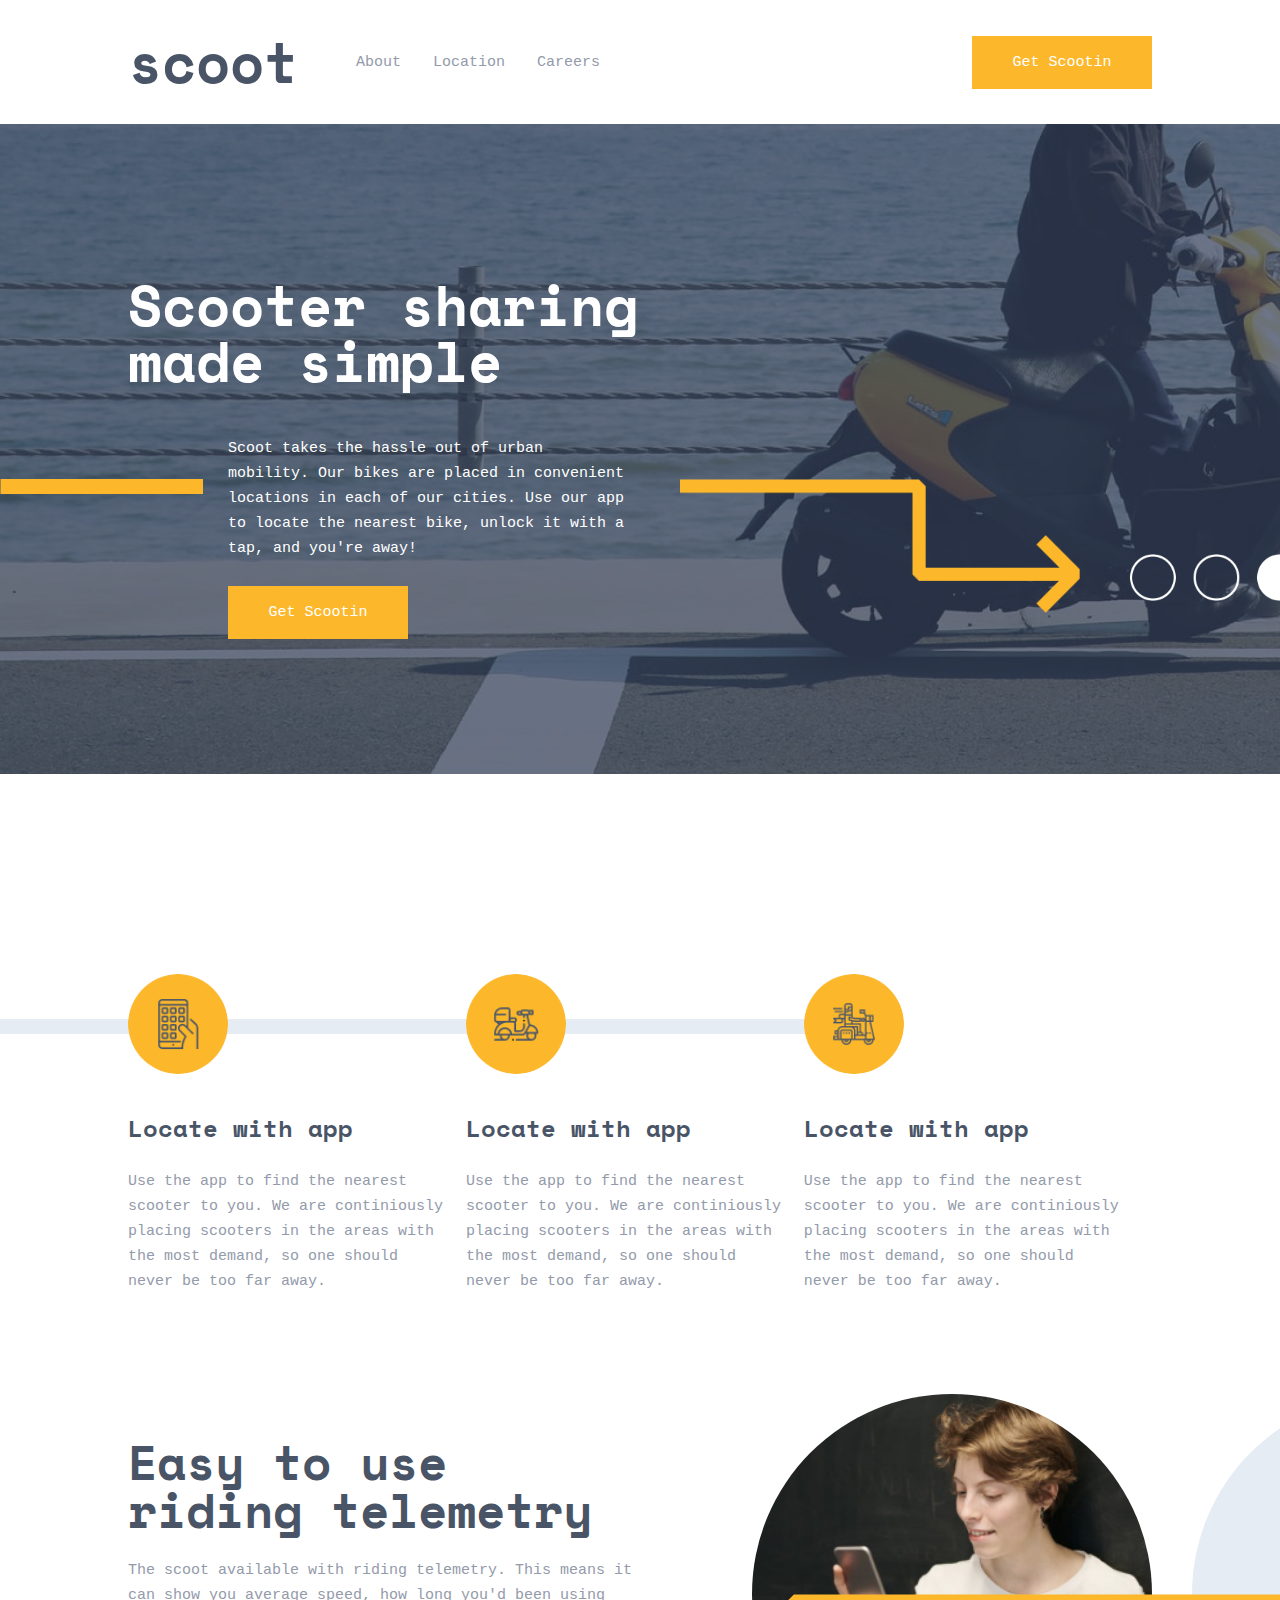
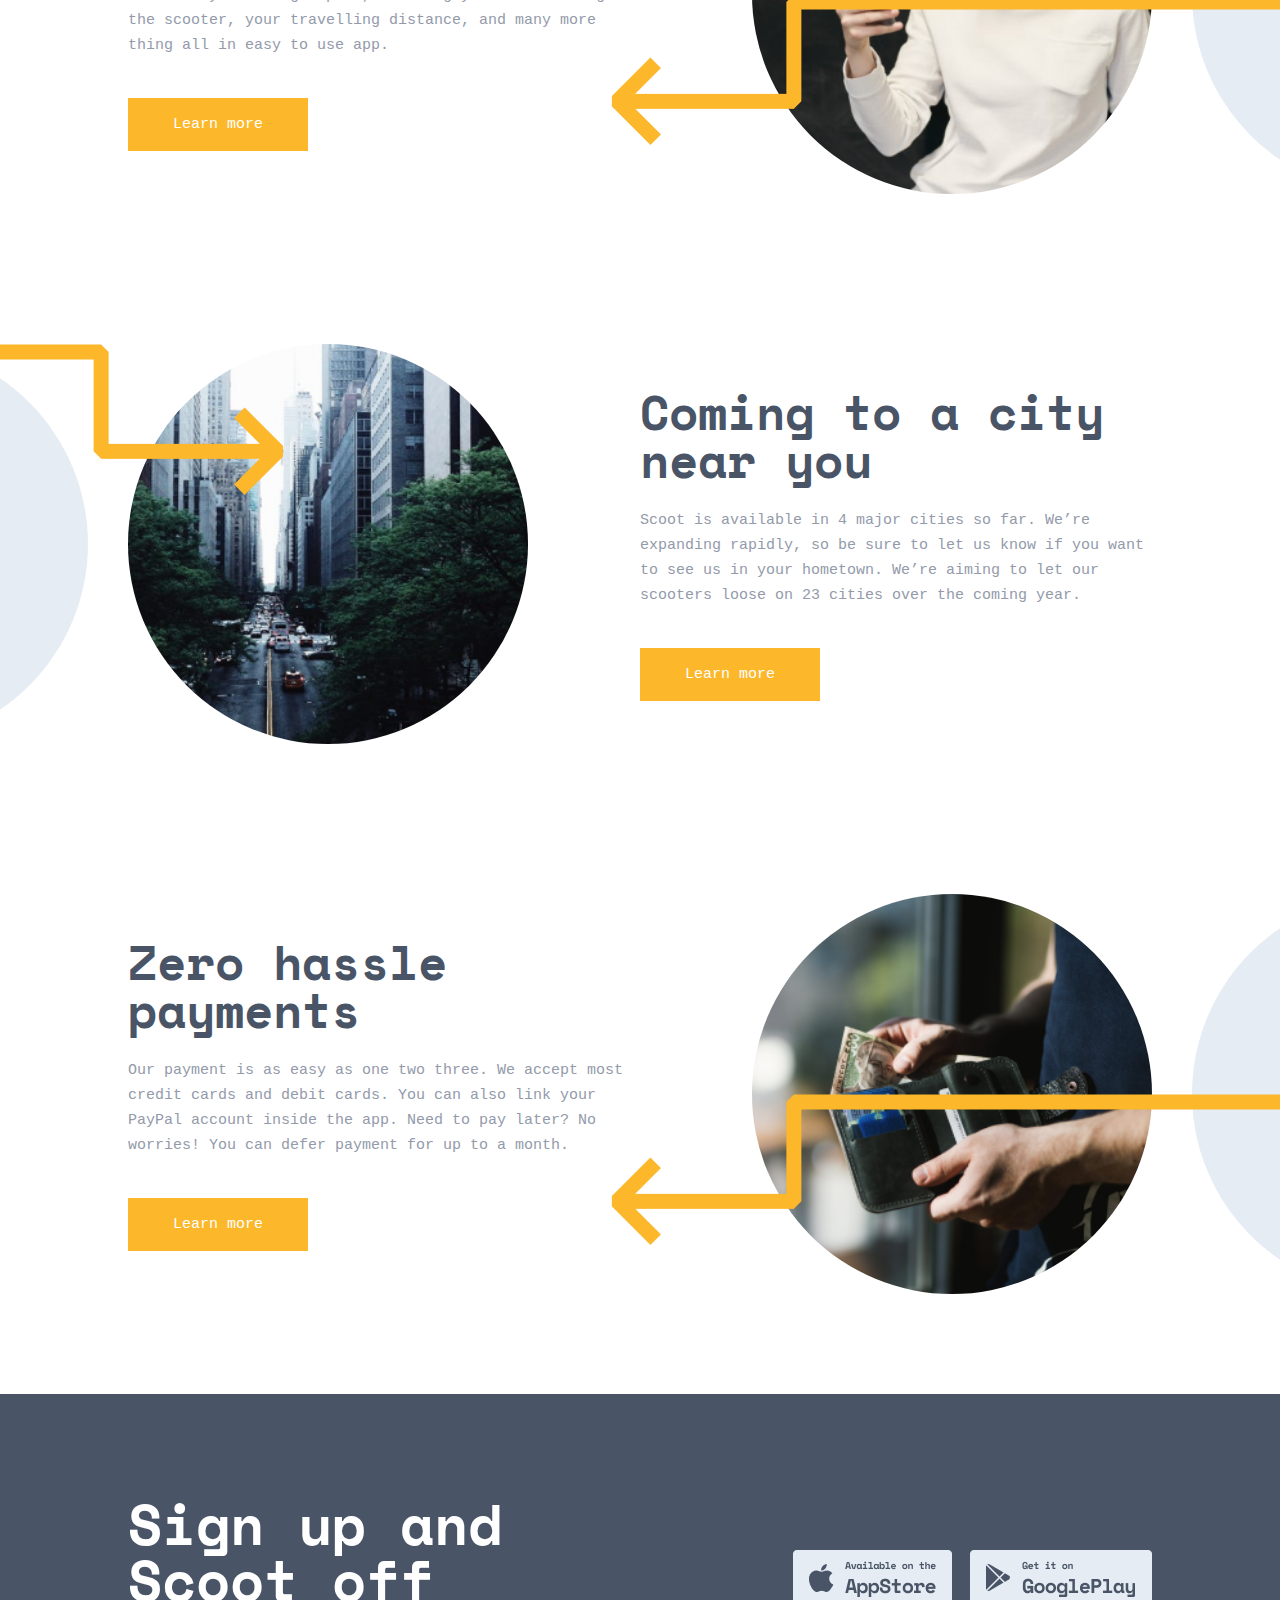
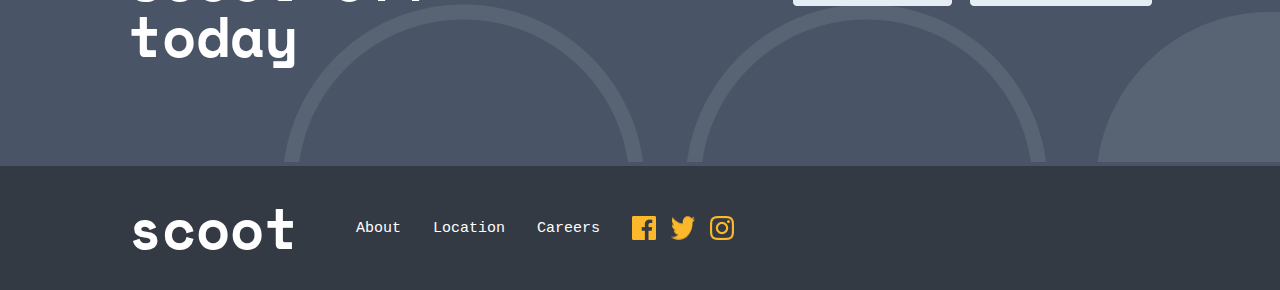
<file: CoLearning-2/index.html>
<!DOCTYPE html>
<html lang="en">

<head>
    <meta charset="UTF-8">
    <meta http-equiv="X-UA-Compatible" content="IE=edge">
    <meta name="viewport" content="width=device-width, initial-scale=1.0">
    <title>Scoot | Home</title>
    <link rel="shortcut icon" href="./assets/photo/favicon.png" type="image/x-icon">
    <link rel="stylesheet" href="./assets/css/style.css">
    <script defer src="./app.js"></script>
</head>

<body>
    <header>
        <nav>
            <div class="container">
                <div class="d-universal">
                    <div class="d-universal row row-imprtnt">
                        <div class="burger"></div>
                        <a class="logo" href="#">
                            <h1>scoot</h1>
                        </a>

                        <ul class="d-flex row column-lg align-center">
                            <li><a href="about.html" target="_blank">About</a></li>
                            <li><a href="location.html" target="_blank">Location</a>
                            </li>
                            <li><a href="careers.html" target="_blank">Careers</a></li>
                        </ul>
                    </div>
                    <button class="btn">Get Scootin</button>
                </div>
            </div>
        </nav>
        <div class="mobile-menu">
            <ul class="d-flex row column-lg align-center">
                <li><a href="about.html" target="_blank">About</a></li>
                <li><a href="location.html" target="_blank">Location</a>
                </li>
                <li><a href="careers.html" target="_blank">Careers</a></li>
            </ul>
            <button class="btn">Get Scootin</button>
        </div>
        <main>
            <div class="dark-overlay"></div>
            <div class="line">
                <img class="img-inherited" src="./assets/photo/line.png" alt="">
            </div>
            <div class="strelka">
                <img class="img-inherited" src="./assets/photo/mainStrelka.png" alt="">
            </div>
            <div>
                <img class="p-absolute round-circle" src="./assets/photo/bg-ring-white.png" alt="">
            </div>
            <div class="container">
                <h1>Scooter sharing <br>made simple</h1>
                <p>Scoot takes the hassle out of urban mobility. Our bikes are placed in convenient locations in each of
                    our cities. Use our app to locate the nearest bike, unlock it with a tap, and you're away!</p>
                <button class="btn p-relative">
                    Get Scootin
                </button>
            </div>
        </main>
    </header>
    <section id="our-services">
        <div class="bg-line"></div>
        <div class="container">
            <div class="d-flex column-lg">
                <div class="col-md-4 row d-flex-lg row-lg col-lg-12 mt-40">
                    <div class="imgBox col-lg-4">
                        <img src="./assets/photo/icon-phone.png" alt="">
                    </div>
                    <div class="col-lg-8">
                        <h4>Locate with app</h4>
                        <p>Use the app to find the nearest scooter to you. We are continiously placing scooters in the
                            areas with the most demand, so one should never be too far away.
                        </p>
                    </div>
                </div>
                <div class="col-md-4 d-flex-lg row-lg col-lg-12 mt-40">
                    <div class="imgBox col-lg-4">
                        <img src="./assets/photo/icon-scooter.png" alt="">
                    </div>
                    <div class="col-lg-8">
                        <h4>Locate with app</h4>
                        <p>Use the app to find the nearest scooter to you. We are continiously placing scooters in the
                            areas with the most demand, so one should never be too far away.
                        </p>
                    </div>
                </div>
                <div class="col-md-4 d-flex-lg row-lg col-lg-12 mt-40">
                    <div class="imgBox col-lg-4">
                        <img src="./assets/photo/icon-scooter-fast.png" alt="">
                    </div>
                    <div class="col-lg-8">
                        <h4>Locate with app</h4>
                        <p>Use the app to find the nearest scooter to you. We are continiously placing scooters in the
                            areas with the most demand, so one should never be too far away.
                        </p>
                    </div>
                </div>
            </div>
        </div>
    </section>
    <section class="about-section">
        <div class="container">
            <div class="d-flex row column-lg-reverse justify-content-between align-center p-relative">
                <div class="col-md-6 col-lg-12 text-lg-center">
                    <h2>Easy to use riding telemetry</h1>
                        <p>The scoot available with riding telemetry. This means it can show you average speed, how long
                            you'd been using the scooter, your travelling distance, and many more thing all in easy to
                            use
                            app.
                        </p>
                        <button class="btn">Learn more</button>
                </div>
                <div class="imgBox p-relative col-md-6 col-lg-12">
                    <img src="./assets/photo/imgArrow.png" class="imgArrow" alt="">
                    <img class="img-inherited" src="./assets/photo/img-girl-phone.png" alt="">
                </div>
            </div>
            <div class="d-flex row column-lg-reverse justify-content-between align-center p-relative">
                <div class="imgBox p-relative col-md-6 col-lg-12">
                    <img src="./assets/photo/imgArrowLeft.png" class="imgArrowLeft" alt="">
                    <img class="img-inherited" src="./assets/photo/img-city.png" alt="">
                </div>
                <div class="col-md-6 col-lg-12 text-lg-center">
                    <h2>Coming to a city near you</h1>
                        <p>Scoot is available in 4 major cities so far. We’re expanding rapidly, so be sure to let us
                            know
                            if you want to see us in your hometown. We’re aiming to let our scooters loose on 23 cities
                            over
                            the coming year.
                        </p>
                        <button class="btn">Learn more</button>
                </div>
            </div>
            <div class="d-flex row column-lg-reverse justify-content-between align-center p-relative">
                <div class="col-md-6 col-lg-12 text-lg-center">
                    <h2>Zero hassle payments</h1>
                        <p>Our payment is as easy as one two three. We accept most credit cards and debit cards. You can
                            also link your PayPal account inside the app. Need to pay later? No worries! You can defer
                            payment for up to a month.
                        </p>
                        <button class="btn">Learn more</button>
                </div>
                <div class="imgBox p-relative col-md-6 col-lg-12">
                    <img src="./assets/photo/imgArrow.png" class="imgArrow" alt="">
                    <img class="img-inherited" src="./assets/photo/img-cash.png" alt="">
                </div>
            </div>
        </div>
    </section>
    <footer>
        <section class="p-relative ">
            <div class="bg-big-ring">
                <img src="./assets/photo/bg-ring.png" alt="">
            </div>
            <div class="container d-universal column-lg">
                <h1 class="mb-lg-40">Sign up and Scoot off today</h1>
                <div class="imgBox">
                    <img src="./assets/photo/android-ios.png" alt="">
                </div>
            </div>
        </section>
        <nav>
            <div class="container">
                <div class="d-flex row justify-content-center align-center column-lg">
                    <div class="d-universal row mb-ml-40 mt-ml-40">
                        <a href="index.html" target="_blank">
                            <h1>scoot</h1>
                        </a>
                    </div>
                    <ul class="d-flex row align-center mb-ml-40">
                        <li><a href="about.html" target="_blank">About</a></li>
                        <li><a href="location.html" target="_blank">Location</a>
                        </li>
                        <li><a href="careers.html" target="_blank">Careers</a></li>
                    </ul>
                    <div class="d-flex row socials mb-ml-40">
                        <img src="./assets/photo/social-facebook.png" alt="">
                        <img src="./assets/photo/social-twitter.png" alt="">
                        <img src="./assets/photo/social-instagram.png" alt="">
                    </div>
                </div>
            </div>
        </nav>
    </footer>
</body>

</html>
</file>
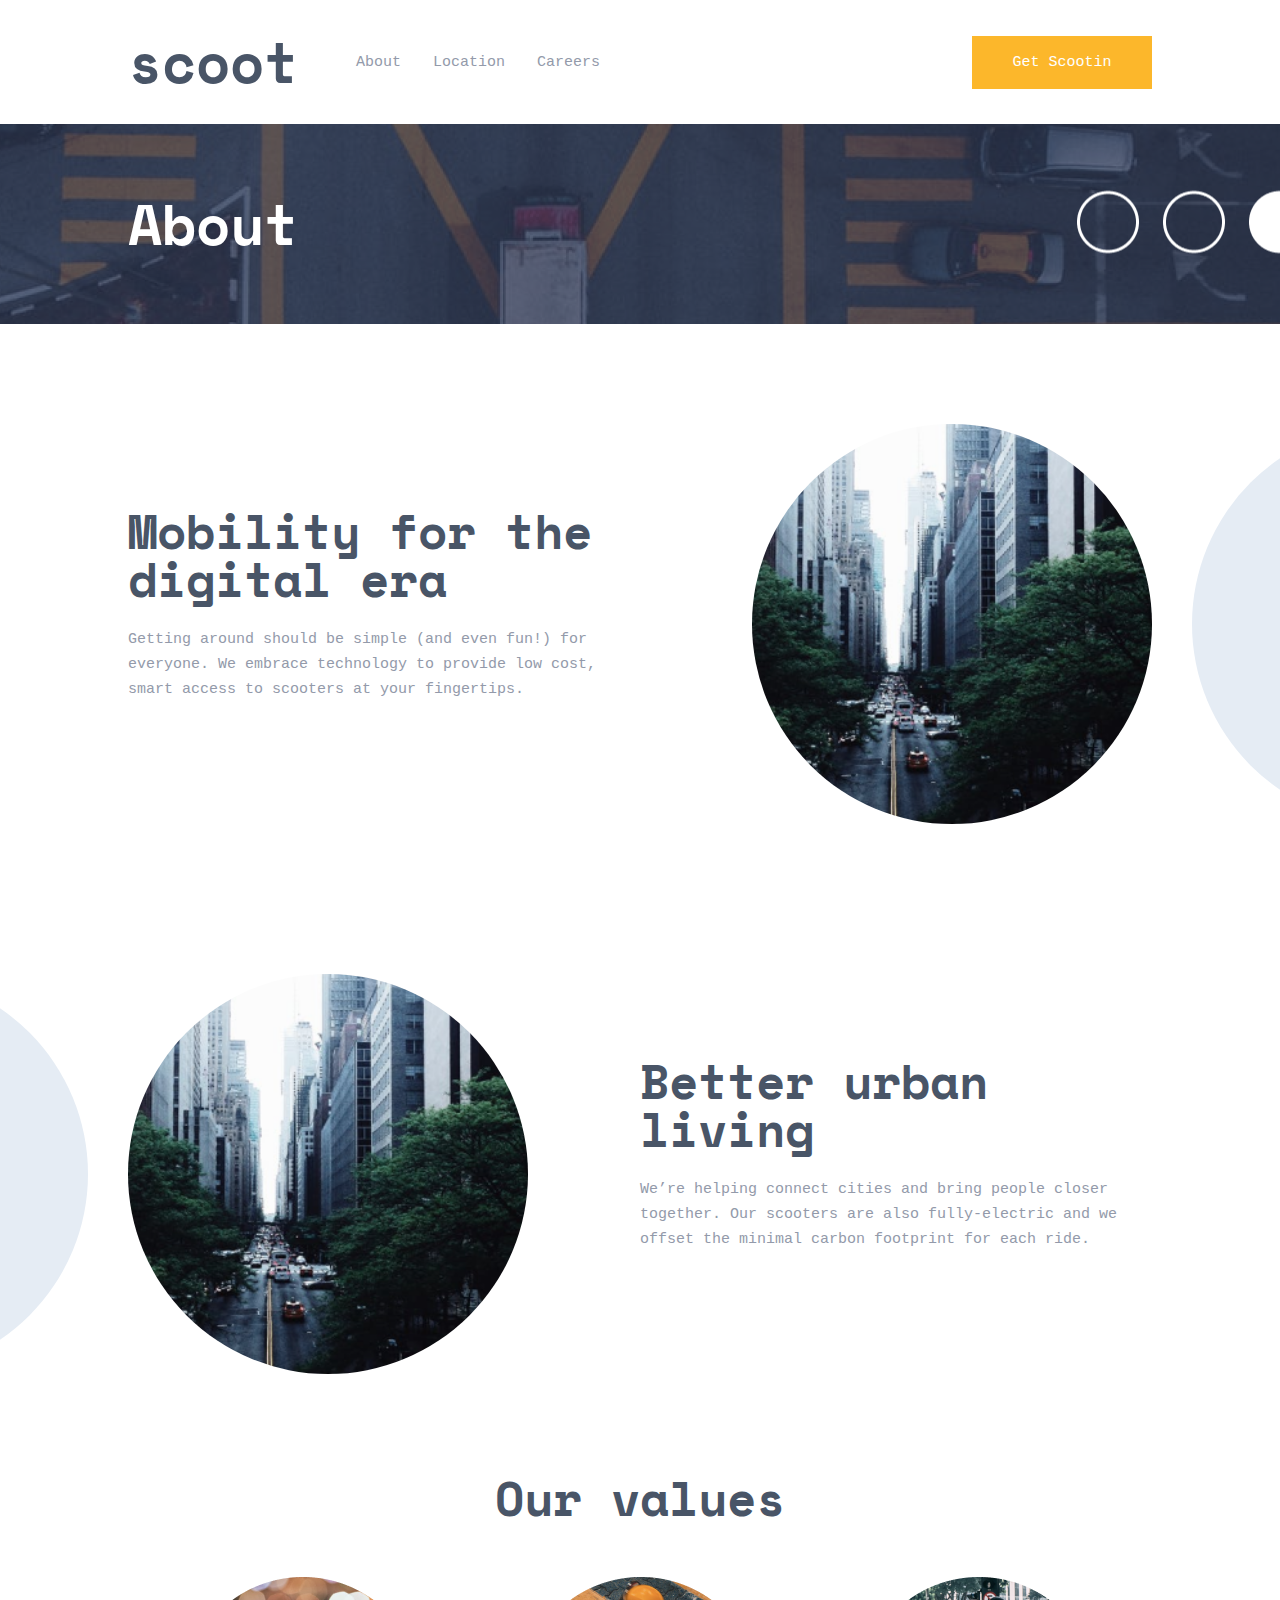
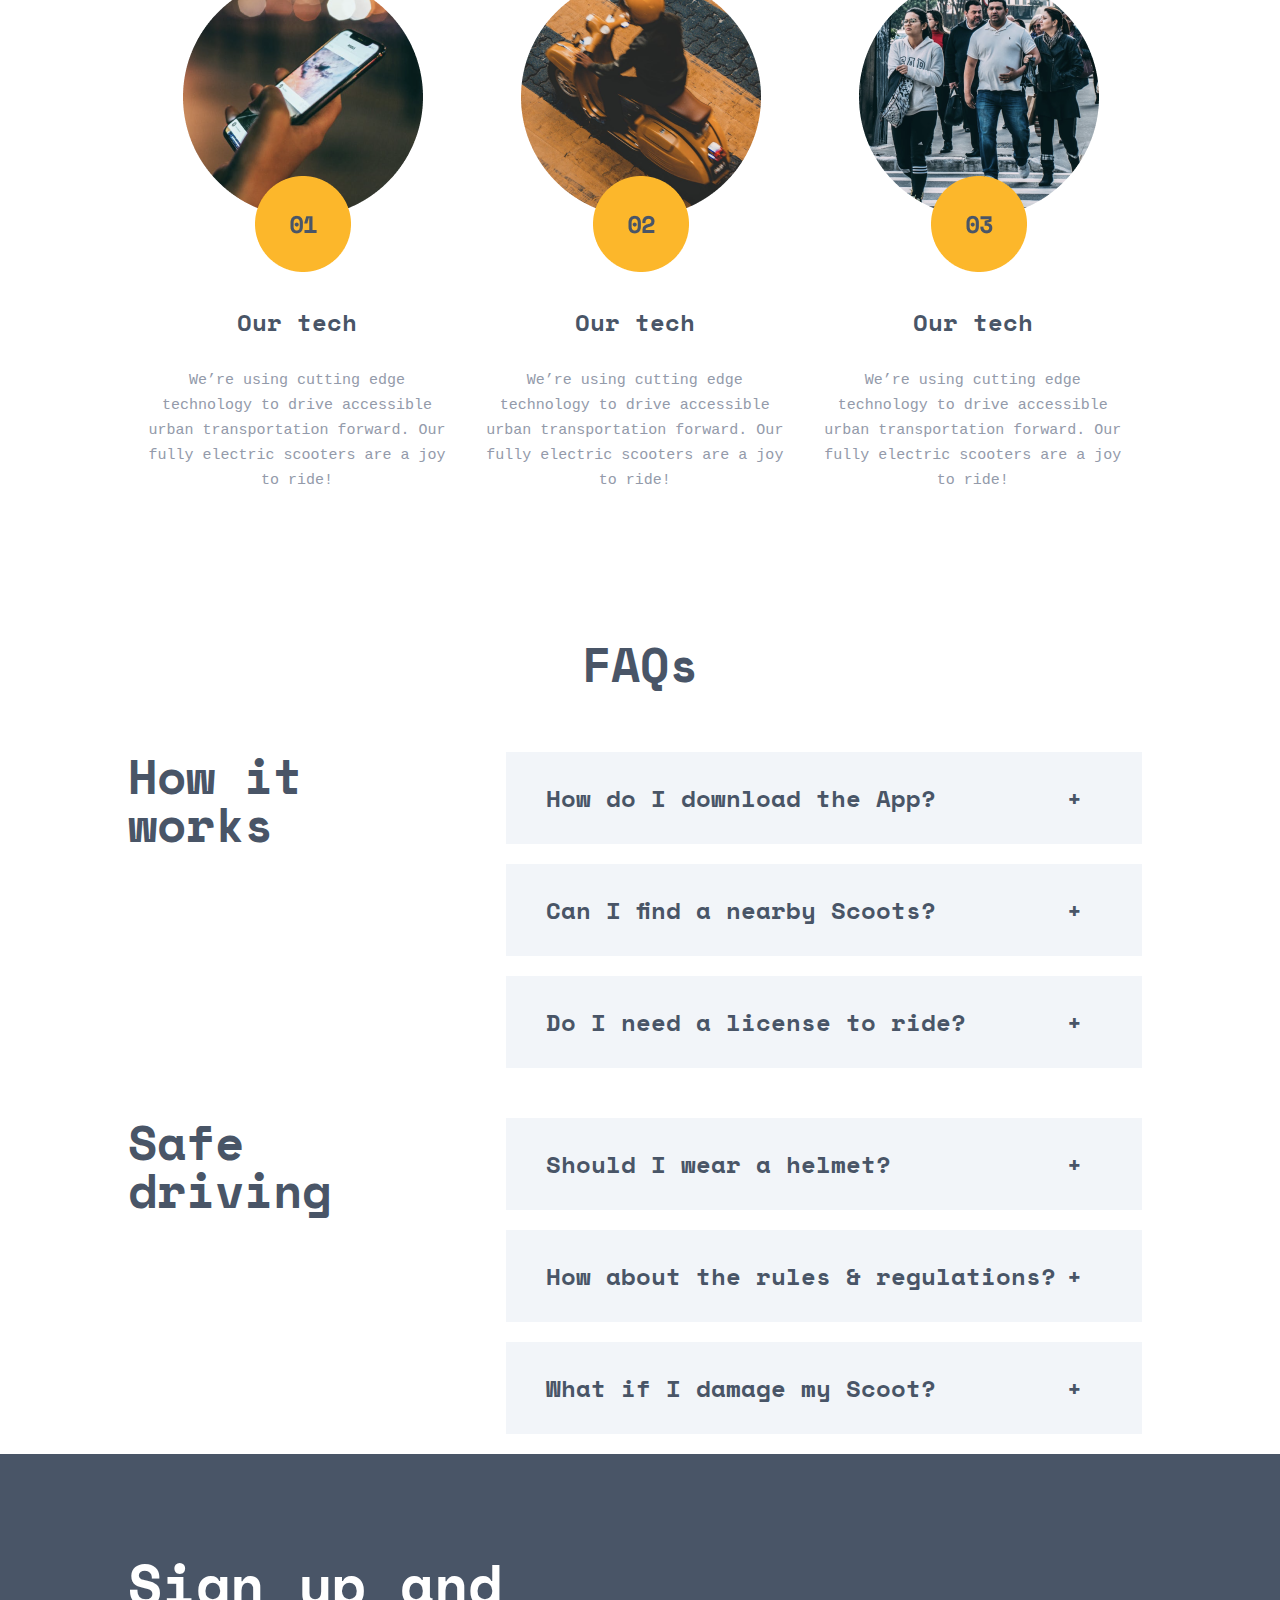
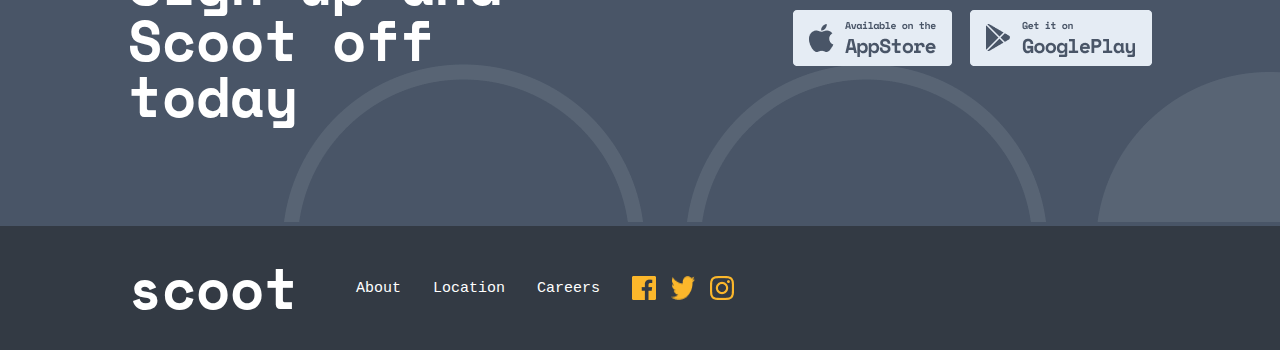
<file: CoLearning-2/about.html>
<!DOCTYPE html>
<html lang="en">

<head>
    <meta charset="UTF-8">
    <meta http-equiv="X-UA-Compatible" content="IE=edge">
    <meta name="viewport" content="width=device-width, initial-scale=1.0">
    <title>About | Scoot</title>
    <link rel="stylesheet" href="./assets/css/style.css">
    <link rel="shortcut icon" href="./assets/photo/favicon.png" type="image/x-icon">
    <script defer src="./app.js"></script>
</head>

<body>
    <header>
        <nav>
            <div class="container">
                <div class="d-universal">
                    <div class="d-universal row row-imprtnt">
                        <div class="burger"></div>
                        <a class="logo" href="#">
                            <h1>scoot</h1>
                        </a>

                        <ul class="d-flex row column-lg align-center">
                            <li><a href="about.html" target="_blank">About</a></li>
                            <li><a href="location.html" target="_blank">Location</a>
                            </li>
                            <li><a href="careers.html" target="_blank">Careers</a></li>
                        </ul>
                    </div>
                    <button class="btn">Get Scootin</button>
                </div>
            </div>
        </nav>
        <div class="mobile-menu">
            <ul class="d-flex row column-lg align-center">
                <li><a href="about.html" target="_blank">About</a></li>
                <li><a href="location.html" target="_blank">Location</a>
                </li>
                <li><a href="careers.html" target="_blank">Careers</a></li>
            </ul>
            <button class="btn">Get Scootin</button>
        </div>
        <div class="about-main p-relative">
            <div class="dark-overlay"></div>
            <div class="p-absolute bg-mini-ring r-0">
                <img src="./assets/photo/bg-ring-white.png" alt="">
            </div>
            <div class="container align-center">
                <h1 class="text-white p-absolute">About</h1>
            </div>
        </div>
    </header>

    <section class="about-section">
        <div class="container">
            <div class="d-flex row column-lg-reverse justify-content-between align-center p-relative">
                <div class="col-md-6 col-lg-12 text-lg-center">
                    <h2>Mobility for the digital era</h2>
                    <p>Getting around should be simple (and even fun!) for everyone. We embrace technology to
                        provide low cost, smart access to scooters at your fingertips.
                    </p>
                </div>
                <div class="imgBox p-relative col-md-6 col-lg-12">
                    <img class="img-inherited" src="./assets/photo/img-city.png" alt="">
                </div>
            </div>
            <div class="d-flex row column-lg-reverse justify-content-between align-center p-relative">
                <div class="imgBox p-relative col-md-6 col-lg-12">
                    <img class="img-inherited" src="./assets/photo/img-city.png" alt="">
                </div>
                <div class="col-md-6 col-lg-12">
                    <h2>Better urban living</h2>
                    <p>We’re helping connect cities and bring people closer together. Our scooters are also
                        fully-electric and we offset the minimal carbon footprint for each ride.
                    </p>
                </div>
            </div>
        </div>
    </section>
    <section>
        <h2 class="text-center">Our values</h2>
        <div class="container">
            <div class="d-flex row column-lg about-our-services">
                <div class="col-md-4 col-lg-12">
                    <div class="imgBox ">
                        <img class="left-lg-50" src="./assets/photo/about-value-1.png" alt="">
                    </div>
                    <h4>Our tech</h4>
                    <p>We’re using cutting edge technology to drive accessible urban transportation forward. Our
                        fully electric scooters are a joy to ride!</p>
                </div>
                <div class="col-md-4 col-lg-12">
                    <div class="imgBox ">
                        <img class="left-lg-50" src="./assets/photo/about-value-2.png" alt="">
                    </div>
                    <h4>Our tech</h4>
                    <p>We’re using cutting edge technology to drive accessible urban transportation forward. Our
                        fully electric scooters are a joy to ride!</p>
                </div>
                <div class="col-md-4 col-lg-12">
                    <div class="imgBox ">
                        <img class="left-lg-50" src="./assets/photo/about-value-3.png" alt="">
                    </div>
                    <h4>Our tech</h4>
                    <p>We’re using cutting edge technology to drive accessible urban transportation forward. Our
                        fully electric scooters are a joy to ride!</p>
                </div>
            </div>
        </div>
    </section>
    <section class="faq container">
        <h2 class="text-center">FAQs</h2>
        <div class="d-flex row column-lg mb-30">
            <div class="col-md-4 col-lg-12">
                <h2 class="text-lg-center mb-lg-40">How it works</h2>
            </div>
            <div class="accardion col-md-8  col-lg-12">
                <div class="contentBox">
                    <h4 class="label">How do I download the App?</h4>
                    <div class="content">
                        <p>To download the Scoot app, you can search “Scoot” in both the App and Google Play stores. An
                            even simpler way to do it would be to click the relevant link at the bottom of this page and
                            you’ll be re-directed to the correct page.
                        </p>
                    </div>
                </div>
                <div class="contentBox">
                    <h4 class="label">Can I find a nearby Scoots?</h4>
                    <div class="content">
                        <p>To download the Scoot app, you can search “Scoot” in both the App and Google Play stores. An
                            even simpler way to do it would be to click the relevant link at the bottom of this page and
                            you’ll be re-directed to the correct page.
                        </p>
                    </div>
                </div>
                <div class="contentBox">
                    <h4 class="label">Do I need a license to ride?</h4>
                    <div class="content">
                        <p>To download the Scoot app, you can search “Scoot” in both the App and Google Play stores. An
                            even simpler way to do it would be to click the relevant link at the bottom of this page and
                            you’ll be re-directed to the correct page.
                        </p>
                    </div>
                </div>
            </div>
        </div>
        <div class="d-flex row column-lg">
            <div class="col-md-4 col-lg-12">
                <h2 class="text-lg-center mb-lg-40">Safe driving</h2>
            </div>
            <div class="accardion col-md-8 col-lg-12">
                <div class="contentBox">
                    <h4 class="label">Should I wear a helmet?</h4>
                    <div class="content">
                        <p>To download the Scoot app, you can search “Scoot” in both the App and Google Play stores. An
                            even simpler way to do it would be to click the relevant link at the bottom of this page and
                            you’ll be re-directed to the correct page.
                        </p>
                    </div>
                </div>
                <div class="contentBox">
                    <h4 class="label">How about the rules & regulations?</h4>
                    <div class="content">
                        <p>Yes, please do! All cities have different laws. But we strongly strongly strongly recommend
                            always wearing a helmet regardless of the local laws. We like you and we want you to be as
                            safe as possible while Scooting.
                        </p>
                    </div>
                </div>
                <div class="contentBox">
                    <h4 class="label">What if I damage my Scoot?</h4>
                    <div class="content">
                        <p>To download the Scoot app, you can search “Scoot” in both the App and Google Play stores. An
                            even simpler way to do it would be to click the relevant link at the bottom of this page and
                            you’ll be re-directed to the correct page.
                        </p>
                    </div>
                </div>
            </div>
        </div>
    </section>


    <footer>
        <section class="p-relative ">
            <div class="bg-big-ring">
                <img src="./assets/photo/bg-ring.png" alt="">
            </div>
            <div class="container d-universal column-lg">
                <h1 class="mb-lg-40">Sign up and Scoot off today</h1>
                <div class="imgBox">
                    <img src="./assets/photo/android-ios.png" alt="">
                </div>
            </div>
        </section>
        <nav>
            <div class="container">
                <div class="d-flex row justify-content-center align-center column-lg">
                    <div class="d-universal row mb-ml-40 mt-ml-40">
                        <a href="index.html" target="_blank">
                            <h1>scoot</h1>
                        </a>
                    </div>
                    <ul class="d-flex row align-center mb-ml-40">
                        <li><a href="about.html" target="_blank">About</a></li>
                        <li><a href="location.html" target="_blank">Location</a>
                        </li>
                        <li><a href="careers.html" target="_blank">Careers</a></li>
                    </ul>
                    <div class="d-flex row socials mb-ml-40">
                        <img src="./assets/photo/social-facebook.png" alt="">
                        <img src="./assets/photo/social-twitter.png" alt="">
                        <img src="./assets/photo/social-instagram.png" alt="">
                    </div>
                </div>
            </div>
        </nav>
    </footer>
</body>

</html>
</file>
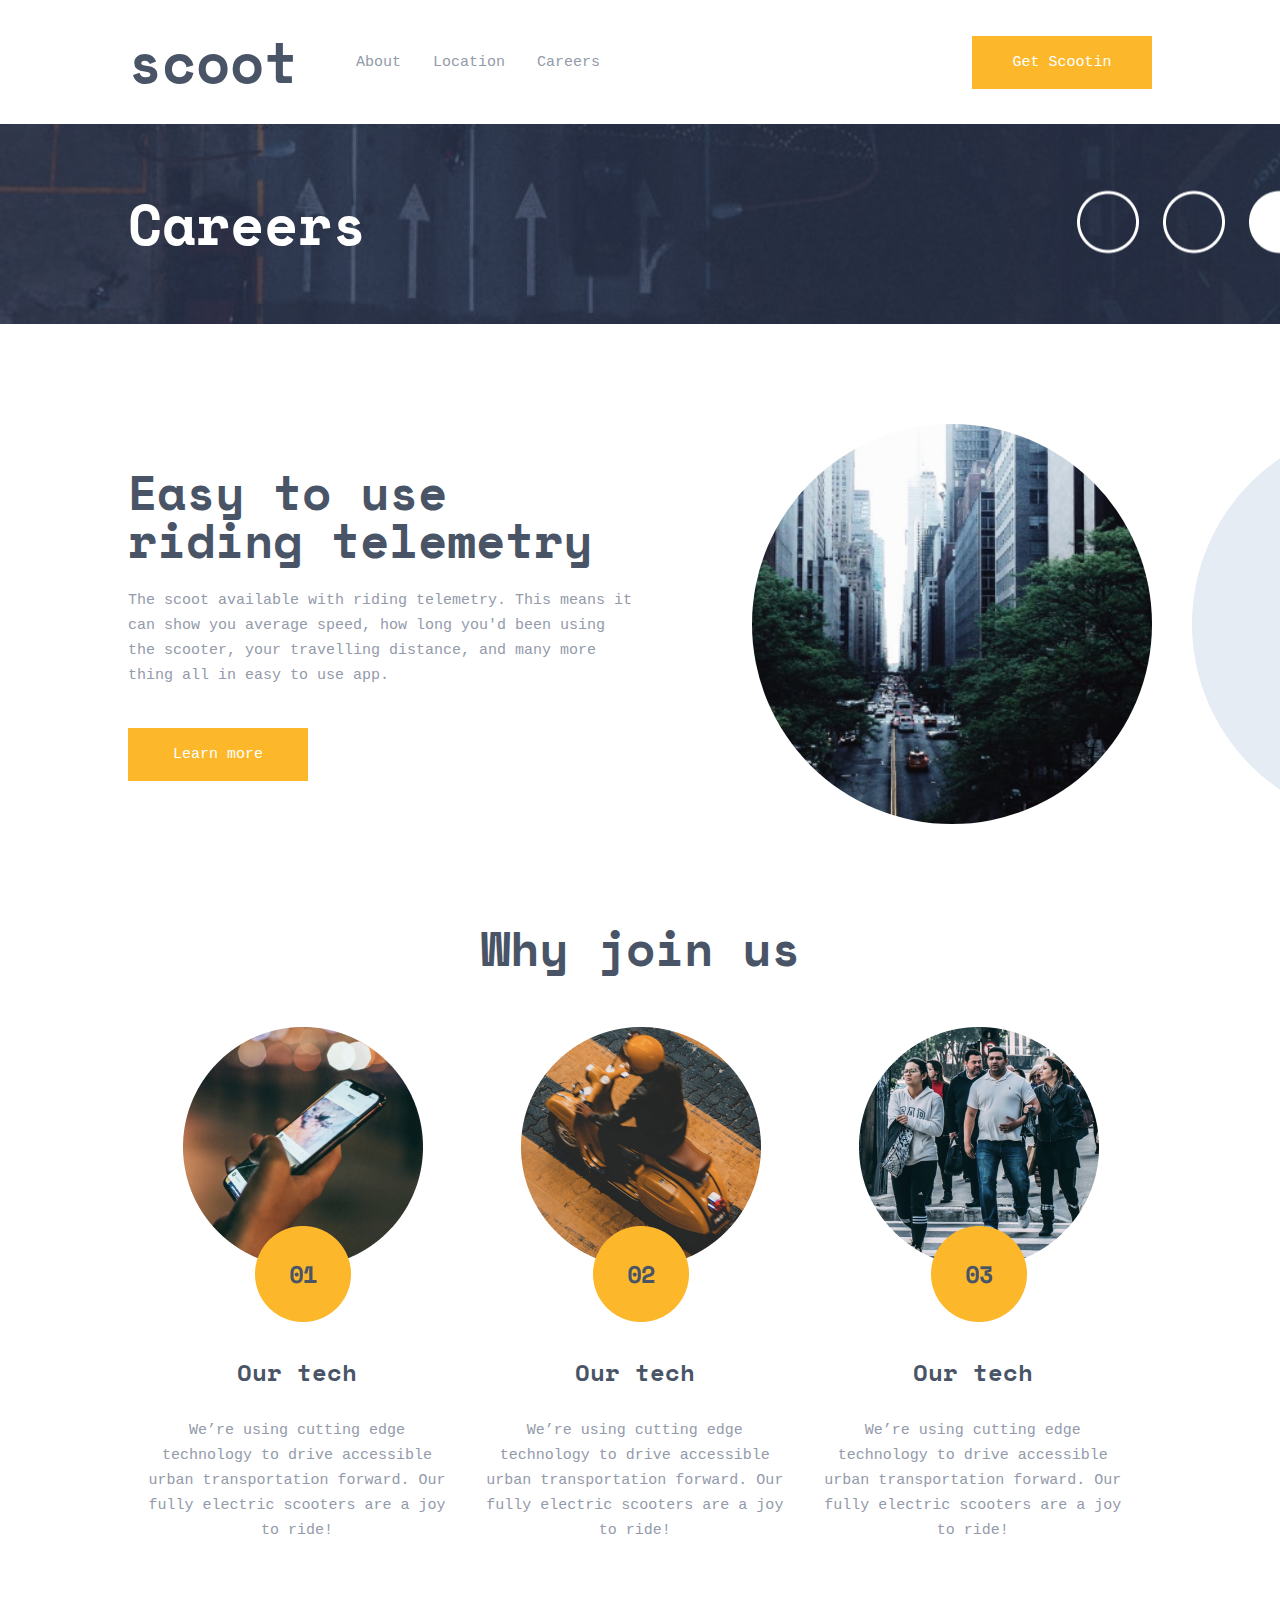
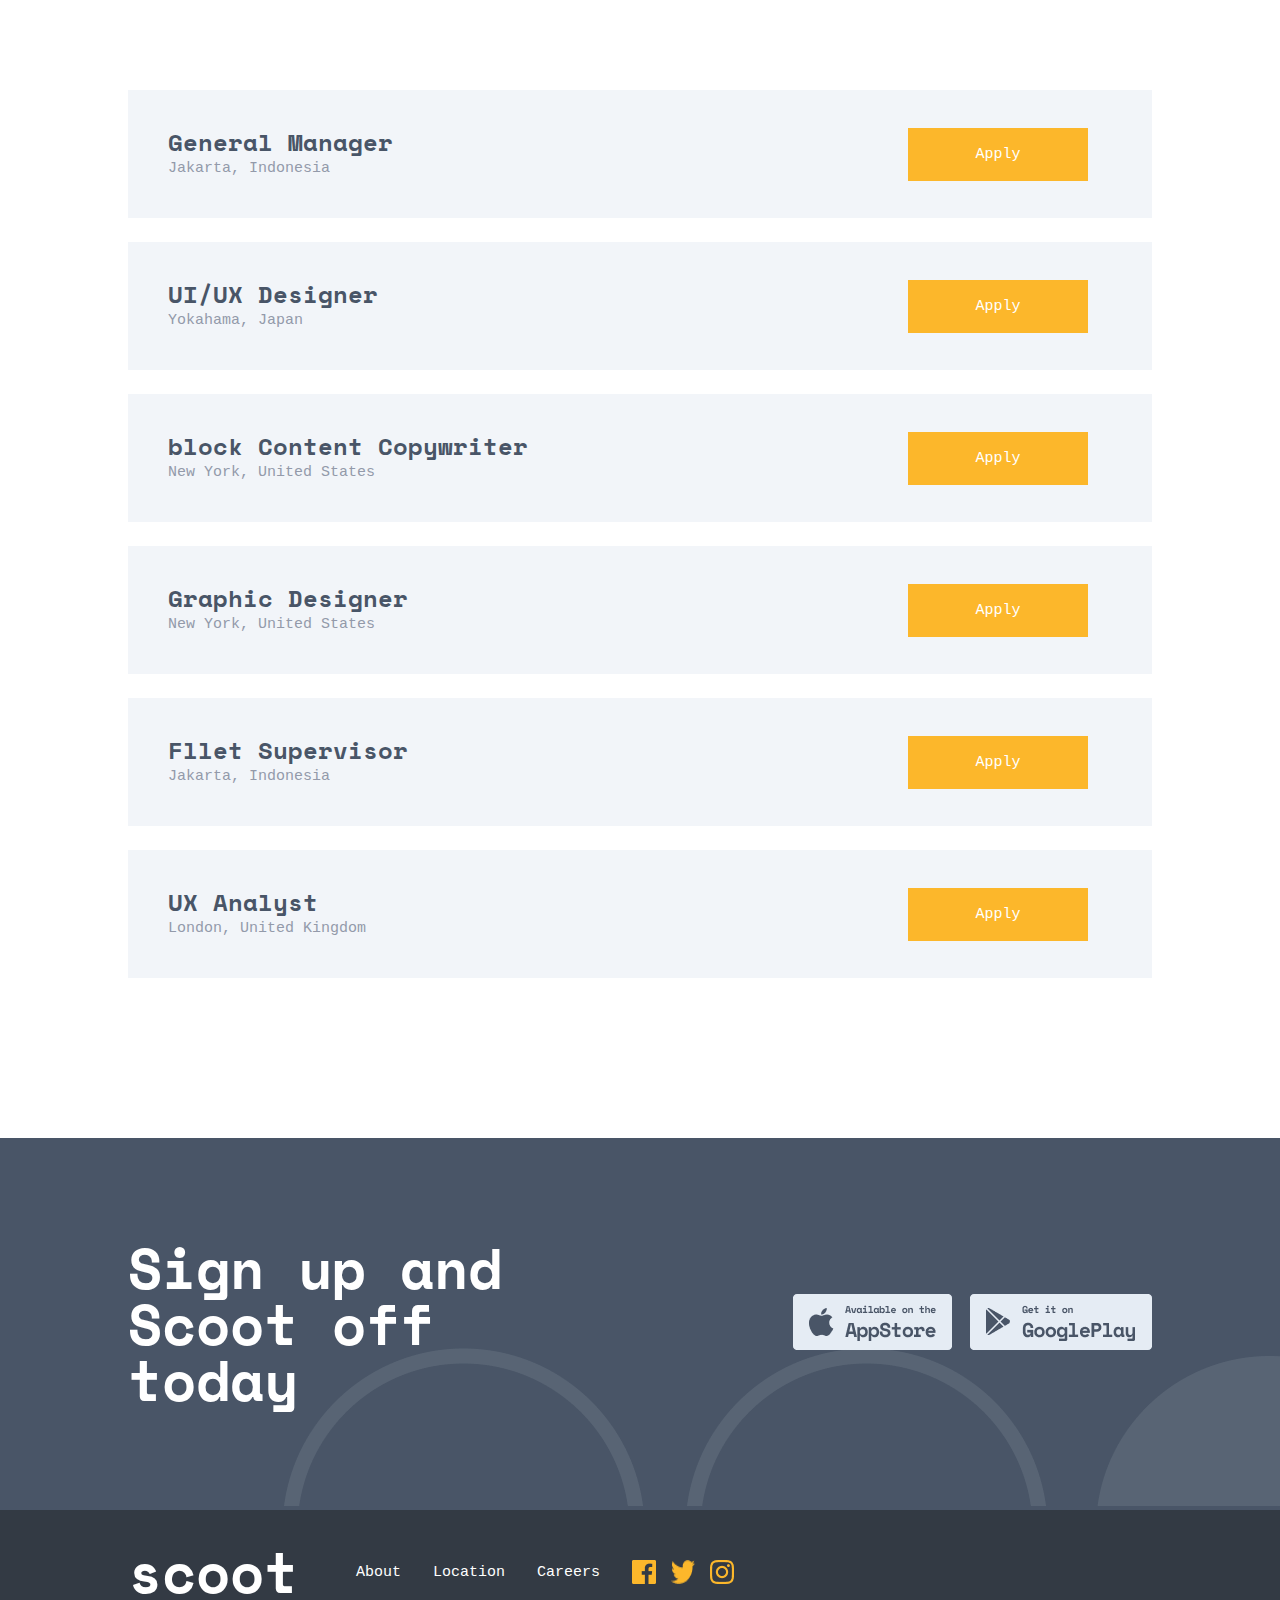
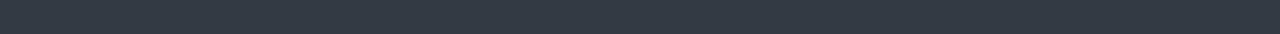
<file: CoLearning-2/careers.html>
<!DOCTYPE html>
<html lang="en">

<head>
    <meta charset="UTF-8">
    <meta http-equiv="X-UA-Compatible" content="IE=edge">
    <meta name="viewport" content="width=device-width, initial-scale=1.0">
    <title>Careers | Scoot</title>
    <link rel="stylesheet" href="./assets/css/style.css">
    <link rel="shortcut icon" href="./assets/photo/favicon.png" type="image/x-icon">
    <script defer src="./app.js"></script>
</head>

<body>
    <header>
        <nav>
            <div class="container">
                <div class="d-universal">
                    <div class="d-universal row row-imprtnt">
                        <div class="burger"></div>
                        <a class="logo" href="#">
                            <h1>scoot</h1>
                        </a>

                        <ul class="d-flex row column-lg align-center">
                            <li><a href="about.html" target="_blank">About</a></li>
                            <li><a href="location.html" target="_blank">Location</a>
                            </li>
                            <li><a href="careers.html" target="_blank">Careers</a></li>
                        </ul>
                    </div>
                    <button class="btn">Get Scootin</button>
                </div>
            </div>
        </nav>
        <div class="mobile-menu">
            <ul class="d-flex row column-lg align-center">
                <li><a href="about.html" target="_blank">About</a></li>
                <li><a href="location.html" target="_blank">Location</a>
                </li>
                <li><a href="careers.html" target="_blank">Careers</a></li>
            </ul>
            <button class="btn">Get Scootin</button>
        </div>
        <div class="about-main p-relative careers">
            <div class="dark-overlay"></div>
            <div class="p-absolute bg-mini-ring r-0">
                <img src="./assets/photo/bg-ring-white.png" alt="">
            </div>
            <div class="container align-center">
                <h1 class="text-white p-absolute">Careers</h1>
            </div>
        </div>
    </header>


    <section class="about-section">
        <div class="container">
            <div class="d-flex row column-lg-reverse column-ml-reverse justify-content-between align-center p-relative">
                <div class="col-md-6 col-lg-12 text-lg-center">
                    <h2>Easy to use riding telemetry</h1>
                        <p>The scoot available with riding telemetry. This means it can show you average speed, how long
                            you'd been using the scooter, your travelling distance, and many more thing all in easy to
                            use
                            app.
                        </p>
                        <button class="btn">Learn more</button>
                </div>
                <div class="imgBox p-relative col-md-6 col-lg-12">
                    <img class="img-inherited" src="./assets/photo/img-city.png" alt="">
                </div>
            </div>
        </div>
    </section>
    <section>
        <h2 class="text-center">Why join us</h2>
        <div class="container">
            <div class="d-flex row column-lg about-our-services">
                <div class="col-md-4 col-lg-12">
                    <div class="imgBox ">
                        <img class="left-lg-50" src="./assets/photo/about-value-1.png" alt="">
                    </div>
                    <h4>Our tech</h4>
                    <p>We’re using cutting edge technology to drive accessible urban transportation forward. Our
                        fully electric scooters are a joy to ride!</p>
                </div>
                <div class="col-md-4 col-lg-12">
                    <div class="imgBox ">
                        <img class="left-lg-50" src="./assets/photo/about-value-2.png" alt="">
                    </div>
                    <h4>Our tech</h4>
                    <p>We’re using cutting edge technology to drive accessible urban transportation forward. Our
                        fully electric scooters are a joy to ride!</p>
                </div>
                <div class="col-md-4 col-lg-12">
                    <div class="imgBox ">
                        <img class="left-lg-50" src="./assets/photo/about-value-3.png" alt="">
                    </div>
                    <h4>Our tech</h4>
                    <p>We’re using cutting edge technology to drive accessible urban transportation forward. Our
                        fully electric scooters are a joy to ride!</p>
                </div>
            </div>
        </div>
    </section>
    <section class="container jobs">
        <div class="d-universal column-ml">
            <div class="content">
                <h4>General Manager</h4>
                <p>Jakarta, Indonesia</p>
            </div>
            <button class="btn">Apply</button>
        </div>
        <div class="d-universal column-ml">
            <div class="content">
                <h4>UI/UX Designer</h1>
                    <p>Yokahama, Japan</p>
            </div>
            <button class="btn">Apply</button>
        </div>
        <div class="d-universal column-ml">
            <div class="content">
                <h4>block Content Copywriter</h1>
                    <p>New York, United States</p>
            </div>
            <button class="btn">Apply</button>
        </div>
        <div class="d-universal column-ml">
            <div class="content">
                <h4>Graphic Designer</h1>
                    <p>New York, United States</p>
            </div>
            <button class="btn">Apply</button>
        </div>
        <div class="d-universal column-ml">
            <div class="content">
                <h4>Fllet Supervisor</h1>
                    <p>Jakarta, Indonesia</p>
            </div>
            <button class="btn">Apply</button>
        </div>
        <div class="d-universal column-ml">
            <div class="content">
                <h4>UX Analyst</h1>
                    <p>London, United Kingdom</p>
            </div>
            <button class="btn">Apply</button>
        </div>
    </section>

   









    <footer>
        <section class="p-relative ">
            <div class="bg-big-ring">
                <img src="./assets/photo/bg-ring.png" alt="">
            </div>
            <div class="container d-universal column-lg">
                <h1 class="mb-lg-40">Sign up and Scoot off today</h1>
                <div class="imgBox">
                    <img src="./assets/photo/android-ios.png" alt="">
                </div>
            </div>
        </section>
        <nav>
            <div class="container">
                <div class="d-flex row justify-content-center align-center column-lg">
                    <div class="d-universal row mb-ml-40 mt-ml-40">
                        <a href="index.html" target="_blank">
                            <h1>scoot</h1>
                        </a>
                    </div>
                    <ul class="d-flex row align-center mb-ml-40">
                        <li><a href="about.html" target="_blank">About</a></li>
                        <li><a href="location.html" target="_blank">Location</a>
                        </li>
                        <li><a href="careers.html" target="_blank">Careers</a></li>
                    </ul>
                    <div class="d-flex row socials mb-ml-40">
                        <img src="./assets/photo/social-facebook.png" alt="">
                        <img src="./assets/photo/social-twitter.png" alt="">
                        <img src="./assets/photo/social-instagram.png" alt="">
                    </div>
                </div>
            </div>
        </nav>
    </footer>
</body>

</html>
</file>
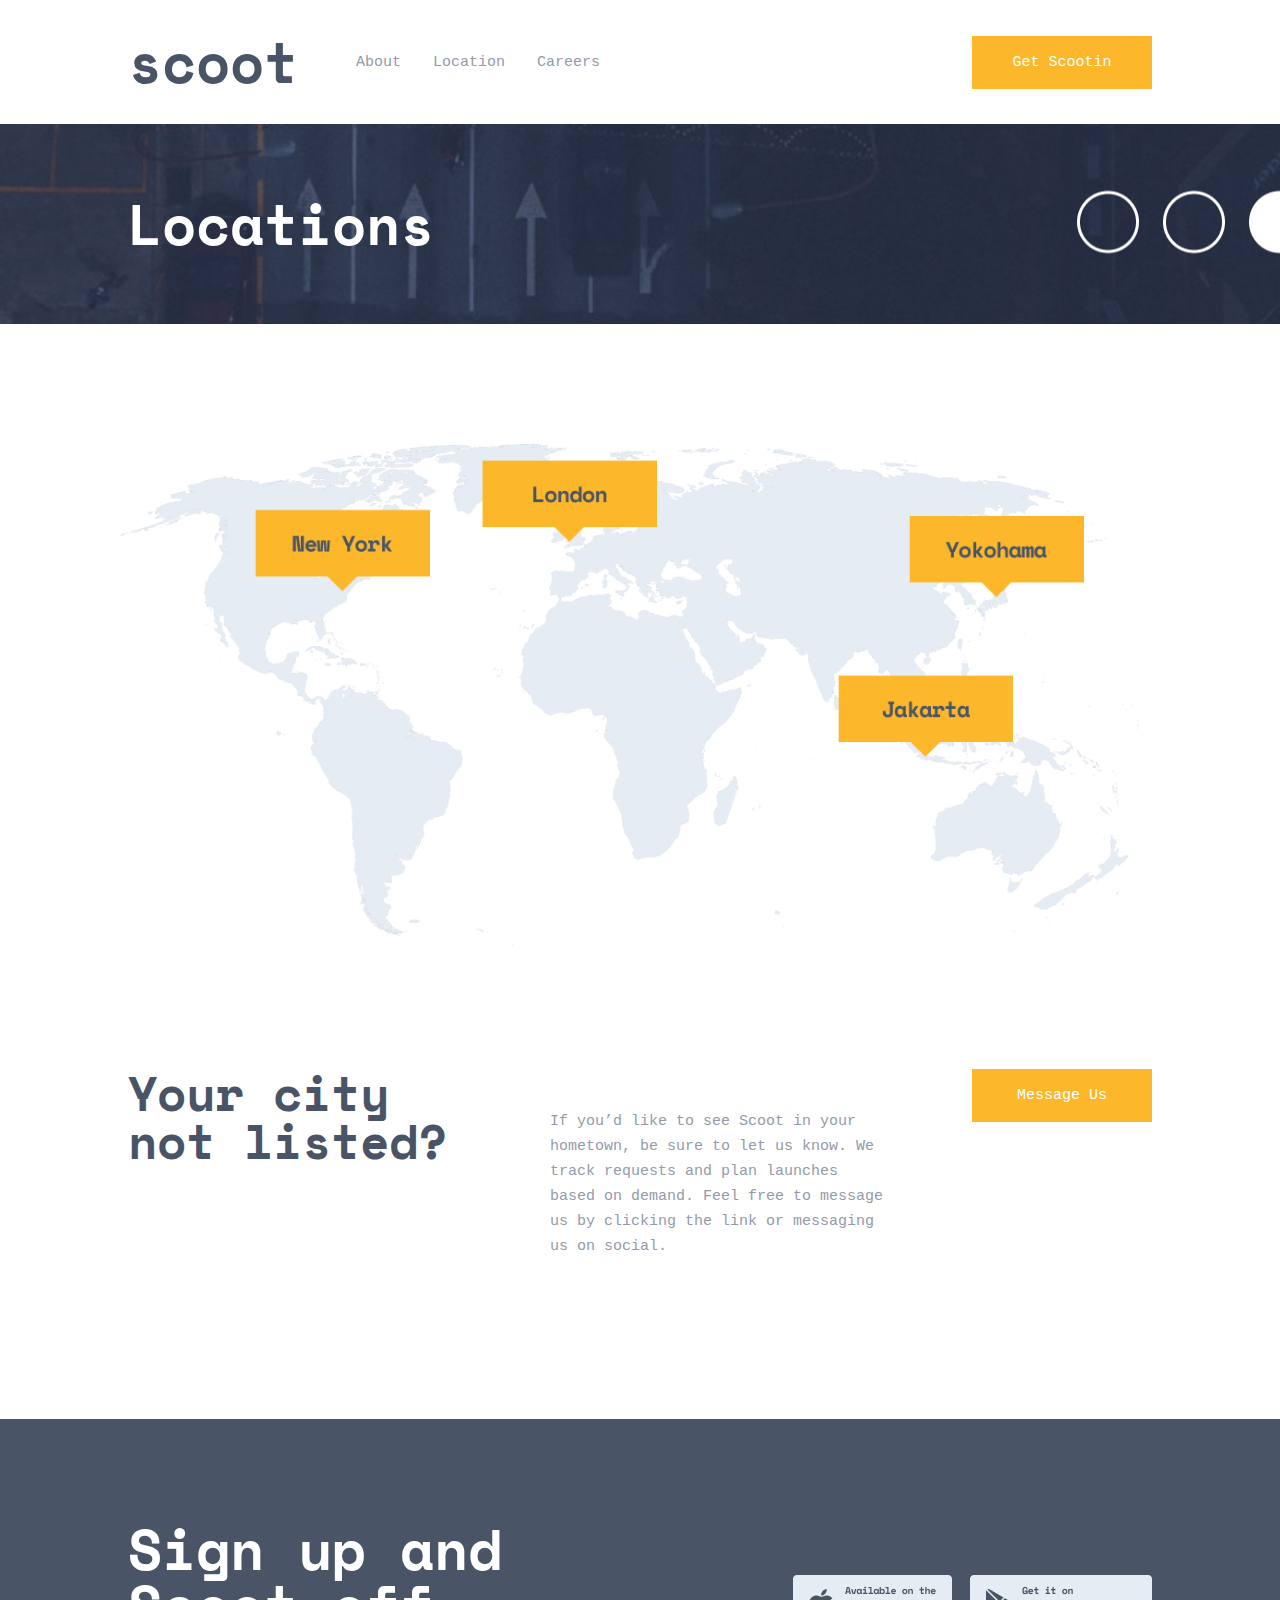
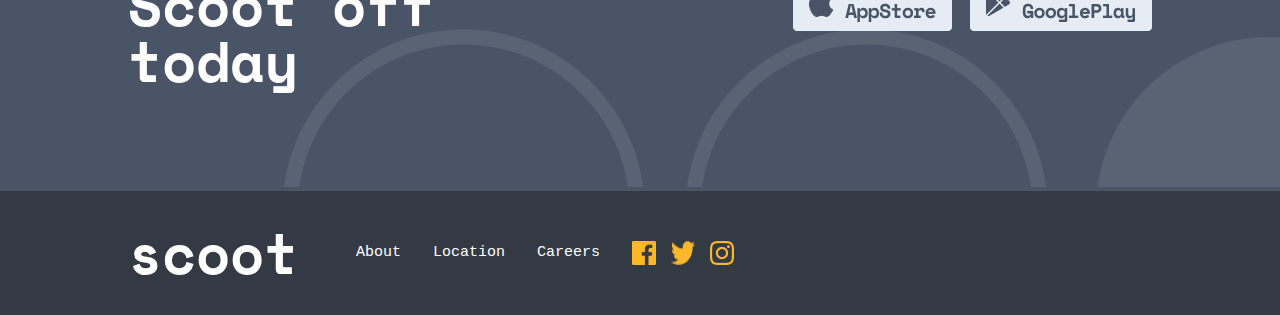
<file: CoLearning-2/location.html>
<!DOCTYPE html>
<html lang="en">

<head>
    <meta charset="UTF-8">
    <meta http-equiv="X-UA-Compatible" content="IE=edge">
    <meta name="viewport" content="width=device-width, initial-scale=1.0">
    <title>Locations | Scoot</title>
    <link rel="stylesheet" href="./assets/css/style.css">
    <link rel="shortcut icon" href="./assets/photo/favicon.png" type="image/x-icon">
    <script defer src="./app.js"></script>
</head>

<body>
    <header>
        <nav>
            <div class="container">
                <div class="d-universal">
                    <div class="d-universal row">
                        <a href="index.html" target="_blank">
                            <h1>scoot</h1>
                        </a>
                        <ul class="d-flex row align-center">
                            <li><a href="about.html" target="_blank">About</a></li>
                            <li><a href="#">Location</a></li>
                            <li><a href="careers.html" target="_blank">Careers</a></li>
                        </ul>
                    </div>
                    <button class="btn btn-warning">Get Scootin</button>
                </div>
            </div>
        </nav>
        <div class="mobile-menu">
            <ul class="d-flex row column-lg align-center">
                <li><a href="about.html" target="_blank">About</a></li>
                <li><a href="location.html" target="_blank">Location</a>
                </li>
                <li><a href="careers.html" target="_blank">Careers</a></li>
            </ul>
            <button class="btn">Get Scootin</button>
        </div>
        <div class="about-main p-relative careers">
            <div class="dark-overlay"></div>
            <div class="p-absolute bg-mini-ring r-0">
                <img src="./assets/photo/bg-ring-white.png" alt="">
            </div>
            <div class="container align-center">
                <h1 class="text-white p-absolute">Locations</h1>
            </div>
        </div>
    </header>

    <section class="location container">
        <img class="img-height-auto" src="./assets/photo/map.png" alt="">
    </section>

    <section class="container notListed">
        <div class="d-flex row column-lg text-lg-center justify-content-between request">
            <div class="col-md-4 col-lg-12">
                <h2>Your city not listed?</h2>
            </div>
            <div class="col-md-4 col-lg-12">
                <p>If you’d like to see Scoot in your hometown, be sure to let us know. We track requests and plan
                    launches
                    based on demand. Feel free to message us by clicking the link or messaging us on social.</p>
            </div>

            <button class="btn col-md-4 left-lg-50">Message Us</button>
        </div>
    </section>



        <footer>
            <section class="p-relative ">
                <div class="bg-big-ring">
                    <img src="./assets/photo/bg-ring.png" alt="">
                </div>
                <div class="container d-universal column-lg">
                    <h1 class="mb-lg-40">Sign up and Scoot off today</h1>
                    <div class="imgBox">
                        <img src="./assets/photo/android-ios.png" alt="">
                    </div>
                </div>
            </section>
            <nav>
                <div class="container">
                    <div class="d-flex row justify-content-center align-center column-lg">
                        <div class="d-universal row mb-ml-40 mt-ml-40">
                            <a href="index.html" target="_blank">
                                <h1>scoot</h1>
                            </a>
                        </div>
                        <ul class="d-flex row align-center mb-ml-40">
                            <li><a href="about.html" target="_blank">About</a></li>
                            <li><a href="location.html" target="_blank">Location</a>
                            </li>
                            <li><a href="careers.html" target="_blank">Careers</a></li>
                        </ul>
                        <div class="d-flex row socials mb-ml-40">
                            <img src="./assets/photo/social-facebook.png" alt="">
                            <img src="./assets/photo/social-twitter.png" alt="">
                            <img src="./assets/photo/social-instagram.png" alt="">
                        </div>
                    </div>
                </div>
            </nav>
        </footer>
</body>

</html>
</file>
<file: CoLearning-2/assets/css/style.css>
/* @import url("https://fonts.googleapis.com/css?family=Lexend+deca:wght@100;200;300;400;500;600;700;800;900&family=Space+Mono:ital,wght@0,400;0,700;1,400;1,700&display=swap"); */


/* CSS prests */
@font-face {
  font-family: 'Space Mono';
  src: url('../fonts/Space_Mono/SpaceMono-Bold.ttf');
}

@font-face {
  font-family: 'Lexa Deca';
  src: url('../fonts/Lexend_Deca/LexendDeca-VariableFont_wght.ttf');
}

:root {
  --font-space: "Space Mono", monospace;
  --font-lexa: "Lexend Deca", monospace;
  --bg-yellow: #fcb72b;
  --bg-dark-navy: #495567;
  --bg-dim-grey: #939aaa;
  --bg-lightgrey: #e5ecf4;
  --bg-snow: #f2f5f9;
  --bg-light-yellow: #fff4df;
}

* {
  margin: 0;
  padding: 0;
  box-sizing: border-box;
  list-style: none;
}
body{
  overflow-x:hidden !important;
}
h1, h2, h3, h4 {
  font-family: var(--font-space);
  color: var(--bg-dark-navy);
}

h1 {
  font-size: 56px;
  line-height: 56px;
  letter-spacing: -2.5;
}

h2 {
  font-size: 48px;
  line-height: 48px;
  letter-spacing: -2.14;
}

h3 {
  font-size: 40px;
  line-height: 48px;
  letter-spacing: -1.79;
}

h4 {
  font-size: 24px;
  line-height: 28px;
  letter-spacing: -1.07;
}

p, button, a {
  font-family: var(--font-lexa);
  font-size: 15px;
  line-height: 25px;
  color: var(--bg-dim-grey)
}

button, a {
  cursor: pointer;
  text-decoration: none;
}

.mb-30 {
  margin-bottom: 30px;
}

.mt-40 {
  margin-top: 40px;
}

.text-white {
  color: white;
}

.col-md-4 {
  width: 33%;
}

.col-md-6 {
  width: 50%;
}

.col-md-8 {
  width: 66%;
}

.container {
  width: 80%;
  margin: auto;
}

.p-absolute {
  position: absolute;
}

.p-relative {
  position: relative;
}

.r-0 {
  right: 0;
}

.text-center {
  text-align: center;
}

.d-universal {
  display: flex;
  flex-direction: row;
  justify-content: space-between;
  align-items: center;
}

.d-flex {
  display: flex;
}

.row {
  flex-direction: row;
}

.justify-content-between {
  justify-content: space-between;
}

.justify-content-around {
  justify-content: space-around;
}

.align-center {
  align-items: center;
}

.btn {
  width: 180px;
  height: 53px;
  background-color: var(--bg-yellow);
  color: white;
  border: 2px solid var(--bg-yellow);

}

.btn:hover {
  background: none;
  color: var(--bg-yellow);
}

.img-inherited {
  width: 100%;
  height: 100%;
}

.img-height-auto {
  width: 100%;
  height: auto;
}

@media (max-width:1233px) {
  .column-lg {
    flex-direction: column;
  }

  .column-lg-reverse {
    flex-direction: column-reverse;
  }

  .row-lg {
    flex-direction: row;
  }

  .d-flex-lg {
    display: flex;
  }

  .col-lg-12 {
    width: 100%;
  }

  .col-lg-4 {
    width: 33%;
  }

  .col-lg-8 {
    width: 66%;
  }

  .text-lg-center {
    text-align: center;
  }

  .d-lg-universal {
    display: flex;
    flex-direction: row;
    justify-content: space-between;
    align-items: center;
  }

  .left-lg-50 {
    position: relative;
    left: 50%;
    transform: translateX(-50%);
  }
}




/* navigation started */
nav .container {
  padding: 34px 0;
}

nav h1 {
  margin-right: 58px;
}

nav ul li {
  list-style: none;
}

nav ul li a {
  margin-right: 32px;
  text-decoration: none;
  color: var(--bg-dim-grey);
}

nav ul li a:hover {
  color: var(--bg-yellow);
}

/* nav ended */

/* main hero started */
main {
  position: relative;
  height: 650px;
  background-image: url('../photo/heroPhoto.png');
  background-repeat: no-repeat;
  color: white;
  width: 100%;
}

.dark-overlay {
  position: absolute;
  top: 0;
  left: 0;
  width: 100%;
  height: 100%;
  background-color: rgba(47, 59, 89, .7);

}

main h1 {
  position: relative;
  color: white;
  top: 153px;
}

main .line,
main .strelka {
  position: absolute;
  top: 355px;
}

main .strelka {
  right: 200px;
  width: 400px;
}

main .line {
  width: 203px;
  height: 15px;
}

main .container p {
  position: relative;
  color: white;
  top: 200px;
  width: 405px;
  height: 100px;
  left: 100px;
}

main .round-circle {
  top: 430px;
  right: 0;
  width: 150px;
  height: auto;
}

main button {
  top: 250px;
  left: 100px;
}

.mobile-menu {
  position: absolute;
  top: 7%;
  width: 70%;
  height: 100%;
  z-index: 3;
  transition: 1s;
  left: -100%;
  background: #333a44;
}


.mobile-menu button {
  position: relative;
  top: 10%;
  left: 50%;
  transform: translateX(-50%);
}

.mobile-menu ul {
  margin-top: 50px;
}

.mobile-menu ul li {
  margin-top: 20px;
}

.burger {
  position: relative;
  left: 0;
  width: 30px;
  height: 30px;
  display: none;
  background-image: url('../photo/burger.png');
  background-repeat: no-repeat;
  background-size: cover;
  transition: .5s;

}

.burger.active {
  background-image: url('../photo/close.png');
}

.mobile-menu.active {
  transition: 1s;
  left: 0;
  z-index: 3;
}

@media (max-width:1233px) {
  main {
    background-position: right;
  }

  main h1 {
    top: 137px;
  }

  main h1,
  main .container p {
    text-align: center;
  }

  main .container p {
    top: 170px;
    left: 50%;
    transform: translateX(-50%);
  }

  main .strelka {
    top: 500px;
    left: 0;
  }

  main .line {
    display: none;
  }

  main .round-circle {
    top: 550px;
  }

  main button {
    top: 200px;
    left: 50%;
    transform: translateX(-50%);
  }
}

@media (max-width:700px) {

  .row,
  .row-lg {
    flex-direction: column;
  }
  .column-ml{
    flex-direction:column;
  }
  .column-ml-reverse{
      flex-direction: column-reverse;
  }
  header nav {
    position: fixed;
    background: white;
    z-index: 999;
    width: 100%;
    height:100px;
    max-height: 64px;
    box-shadow: 0 5px 10px rgba(0, 0, 0, .1);
  }

  nav .container {
    padding-top: 0;
  }

  nav .logo h1 {
    position: absolute;
    font-size: 40px;
    text-align: center;
    left: 50%;
    transform: translateX(-50%);
  }

  .burger {
    display: block;
    position:absolute;
    top:16px;
    left:10%;
  }

  header nav ul li,
  header nav button {
    display: none;
  }

  .round-circle {
    display: none;
  }

  main h1 {
    font-size: 40px;
  }

  main .strelka {
    left: -250px;
  }

  main button {
    left: 100px;
  }

  .row-imprtnt {
    flex-direction: row !important;
  }

  .mobile-menu {
    position: fixed;
  }
  .bg-line{
    display:none
  }
  .mb-ml-40{
    margin-bottom: 40px;
  }
  .mt-ml-40{
    margin-top:40px;
  }
}


#our-services {
  position: relative;
  margin-top: 160px;
}

#our-services .bg-line {
  position: absolute;
  top: 85px;
  height: 15px;
  width: 70%;
  z-index: 1;
  background: var(--bg-lightgrey);
}

#our-services .col-md-4 p {
  padding-right: 15px;
}

#our-services .col-md-4 .imgBox img {
  position: relative;
  width: 100px;
  height: 100px;
  border-radius: 50%;
  display: flex;
  justify-content: center;
  align-items: center;
  z-index: 2;
}

#our-services h4 {
  margin-top: 40px;
}

#our-services p {
  margin-top: 27px;
}

@media (max-width:1233px) {
  #our-services {
    margin-top: 60px;
  }

  #our-services .bg-line {
    position: absolute;
    top: -60px;
    left: 22.6%;
    width:15px;
    height:500px;
    /* transform: rotate(90deg); */
  }

  #our-services h4 {
    margin-top: 0;
  }

  .mb-lg-40 {
    margin-bottom: 40px;
  }

  #our-services img {
    left: 50%;
    transform: translateX(-50%);
  }
}

@media (max-width:700px) {

  .col-lg-4,
  .col-md-6,
  .col-lg-8 {
    width: 100%;
  }

}

.about-section{
  overflow:hidden;
}
.about-section .container div {
  margin: 50px 0;
}

.about-section .imgBox {
  width: 400px;
  height: 400px;
}
.about-section .imgBox::before{
  content : "";
  position:absolute;
  width:400px;
  height:400px;
  border-radius:50%;
  background:var(--bg-lightgrey);
  z-index:-1;
}
.about-section .imgBox:nth-child(even)::before{
  right:-110%;
}
.about-section .imgBox:nth-child(odd)::before{
  left:-110%;
}

.about-section .imgBox .imgArrow,
.about-section .imgBox .imgArrowLeft{
  position:absolute;
}
.about-section .imgArrow{
  top:200px;
  right:-200px;
}
.about-section .imgArrowLeft{
  left:-200px;
}
.about-section .imgBox .img-inherited{
  border-radius:50%;
}
.about-section p {
  margin: 24px 0 40px 0;
}

.about-main {
  height: 200px;
  background: url('../photo/about-hero.png');
}

.careers {
  height: 200px;
  background: url('../photo/career-hero.png');
}

.about-main .p-absolute {
  top: 50%;
  transform: translateY(-50%);
}

@media (max-width:700px) {
  .r-lg-0 {
    right: 0;
  }

  .about-section .imgBox:nth-child(even) {
    left: 0;
  }

  .about-section .imgBox:nth-child(odd) {
    left: 0;
  }
  .about-main .bg-mini-ring {
    display:none;
  }
}

.about-our-services h4,
.about-our-services p {
  max-width: 300px;
  text-align: center;
  margin: 32px auto 27px;
}

.faq h2.text-center {
  margin: 120px 0 64px 0;
}

.faq .accardion {
  padding-left: 40px;
}

.faq .contentBox {
  background: var(--bg-snow);
  padding: 32px 40px;
  margin-bottom: 20px;
  cursor: pointer;
}

.faq .contentBox:hover {
  background-color: var(--bg-light-yellow);
}

.faq .contentBox .label {
  position: relative;
}

.faq .contentBox .label::before {
  content: '+';
  position: absolute;
  right: 20px;

}

.faq .contentBox .content {
  position: relative;
  height: 0;
  overflow: hidden;
  transition: .5s;
}

.faq .contentBox.active .content {
  height: 150px;
  padding-top: 20px;
}

.faq .contentBox.active .label::before {
  content: '-';
}

@media(max-width:1233px) {
  .faq .contentBox .label::before {
    right: 0;
  }
}

.jobs {
  margin-top: 120px;
  margin-bottom: 160px;
}

.jobs .d-universal {
  height: 128px;
  background: var(--bg-snow);
  padding: 0 40px;
  margin-top: 24px;
}

.jobs button {
  margin-right: 24px;
}

.location {
  margin: 120px;
}

.notListed {
  margin-bottom: 120px;
}

.notListed p {
  margin: 40px 0;
}

@media(max-width:700px){
  .jobs .d-universal {
    padding: 20px 0;
  }
  .jobs .d-universal .content{
    margin-bottom:10px;
  }
}



footer section {
  position: relative;
  padding: 102px 0;
  background: var(--bg-dark-navy);
  width: 100%;
  height: auto;
}

footer section h1 {
  width: 415px;
  color: white;
}

footer section .bg-big-ring {
  position: absolute;
  bottom: 0;
  right: 0;
}

footer nav {
  background: #333a44;
}
footer nav .socials img{
  margin-right:15px;
  cursor:pointer;
}
footer nav .socials img:hover{
  filter :grayscale(100%);
}
footer nav h1,
footer nav li a {
  color: white;
}
@media(min-width:699px) and (max-width:1233px){
  nav .column-lg{
    flex-direction:row;
  }
}
@media (max-width:700px) {
  footer nav .socials{
    flex-direction:row;
  }

  footer {
    max-width: 100%;
  }

  footer section h1 {
    width: 100%;
  }
   
}
</file>
